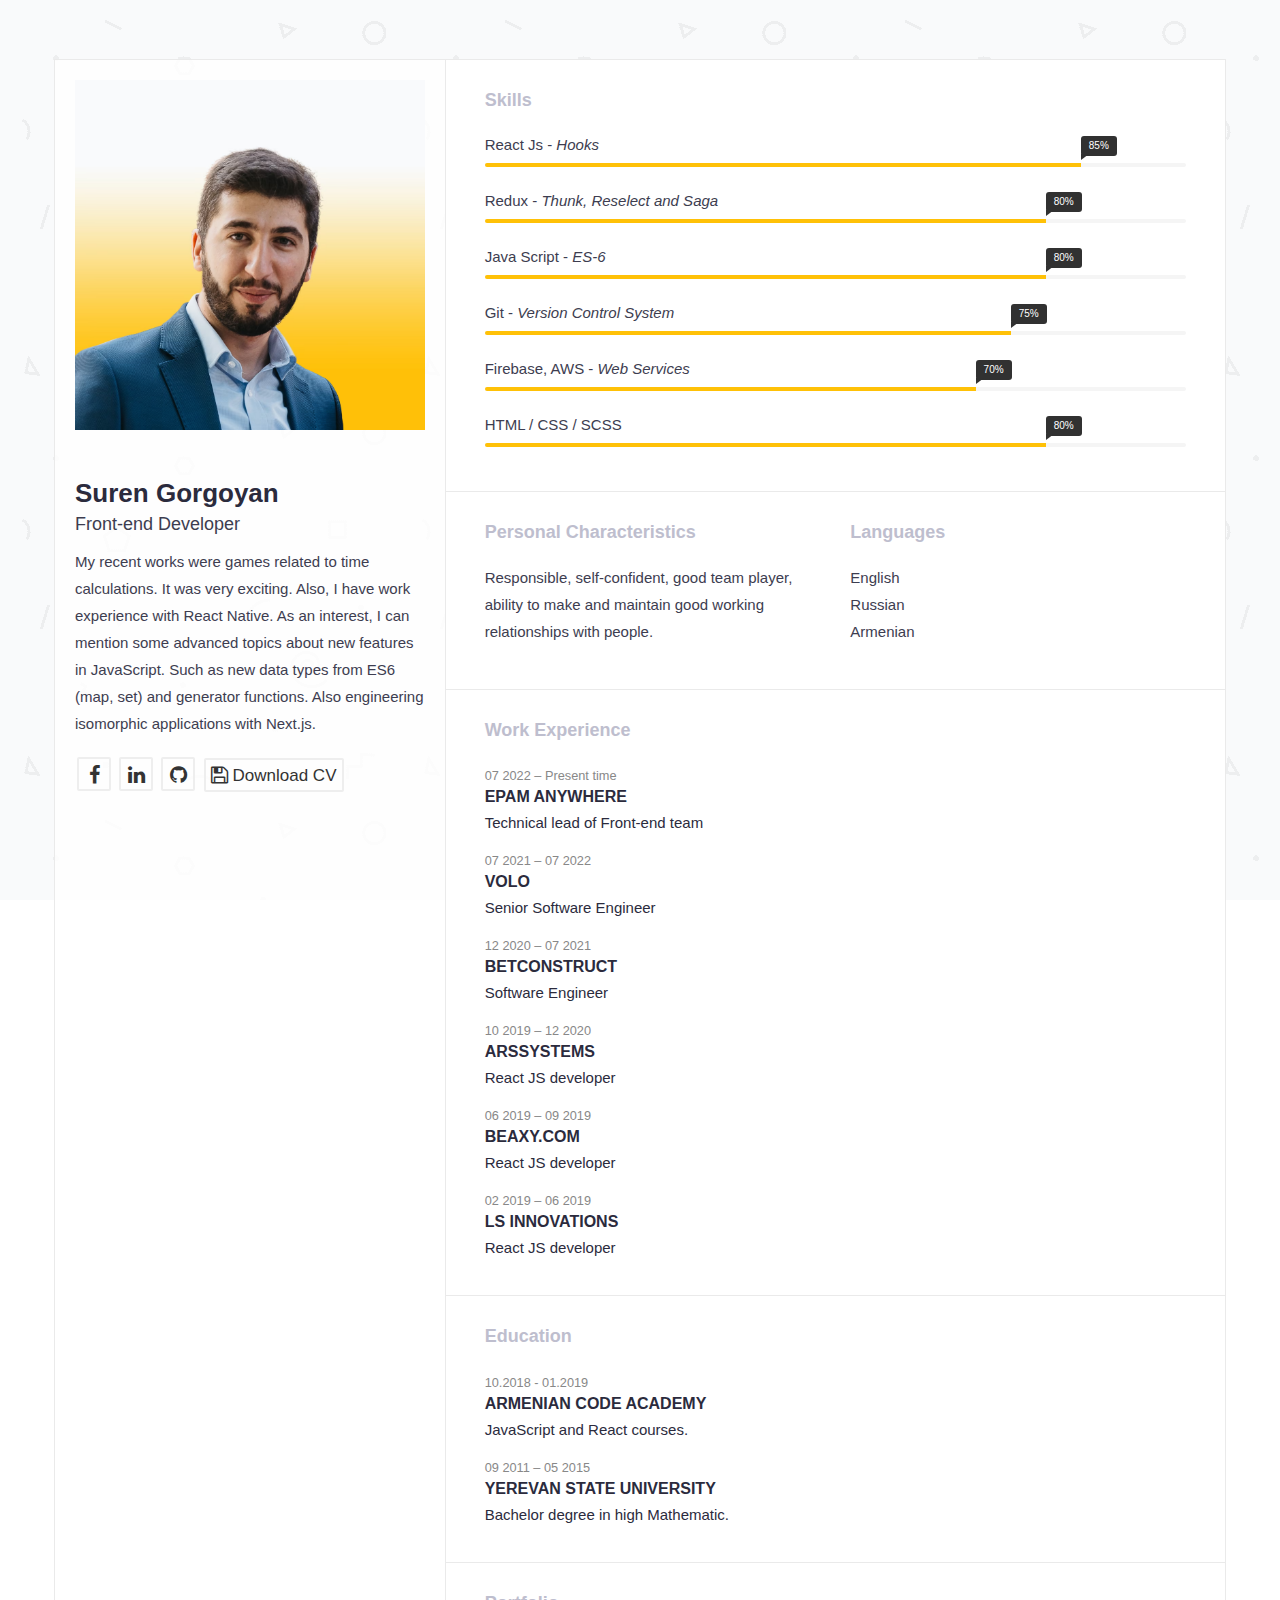
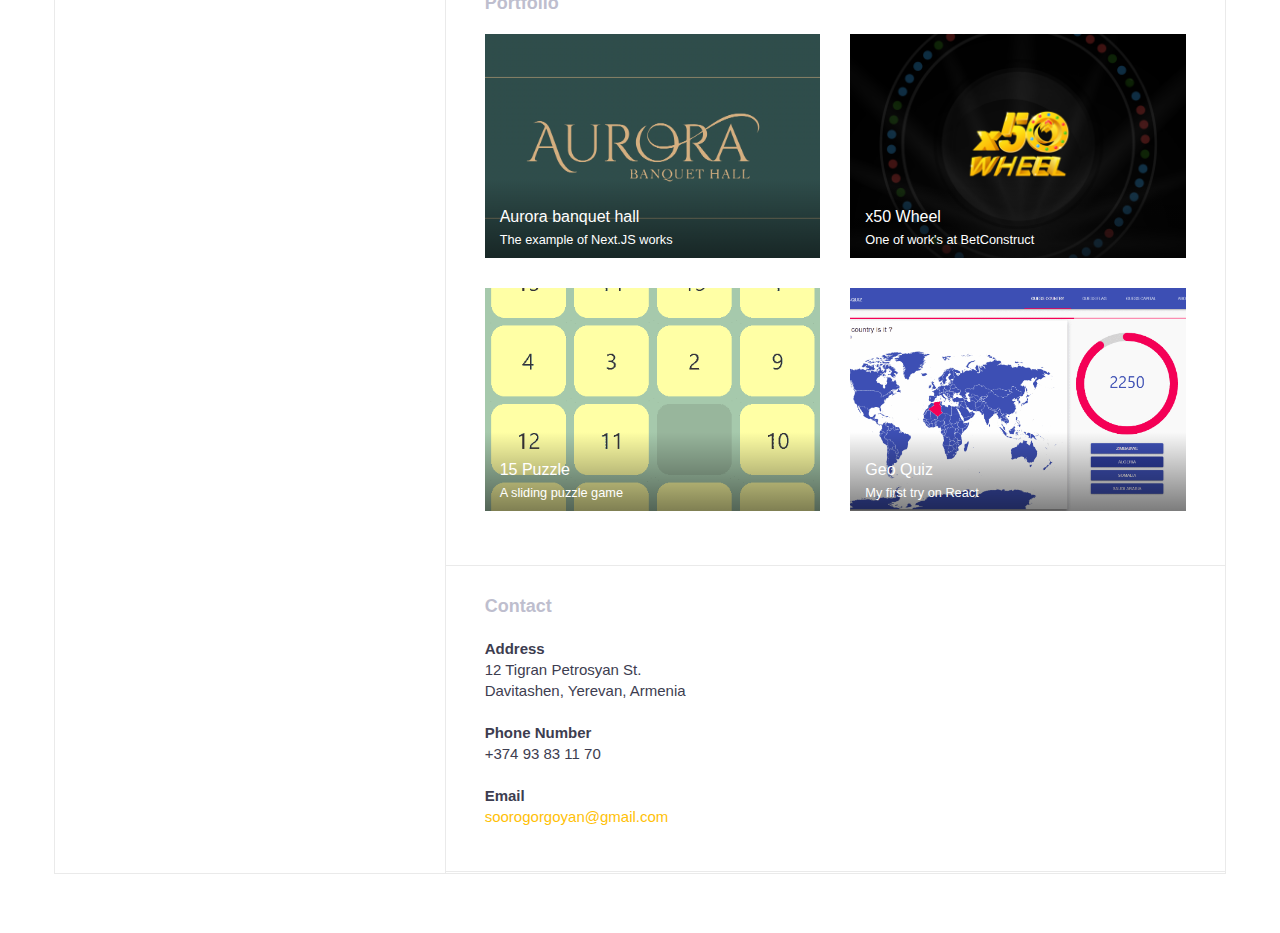
<file: index.html>
<!DOCTYPE html>
<html lang="en">

<head>
    <meta charset="utf-8">
    <meta http-equiv="X-UA-Compatible" content="IE=edge">
    <meta name="viewport" content="width=device-width, initial-scale=1">
    <!-- The above 3 meta tags *must* come first in the head; any other head content must come *after* these tags -->
    <title>Suren Gorgoyan - Online CV</title>
    <!-- Primary Meta Tags -->
    <title>Suren Gorgoyan - Online CV</title>
    <meta name="title" content="Suren Gorgoyan - Online CV">
    <meta name="description" content="Front-End, experienced React developer ">

    <!-- Open Graph / Facebook -->
    <meta property="og:type" content="website">
    <meta property="og:url" content="https://sooro1024.github.io/">
    <meta property="og:title" content="Suren Gorgoyan - Online CV">
    <meta property="og:description" content="Front-End, experienced React developer ">
    <meta property="og:image" content="https://sooro1024.github.io/img/img-profile.jpeg">

    <!-- Twitter -->
    <meta property="twitter:card" content="summary_large_image">
    <meta property="twitter:url" content="https://sooro1024.github.io/">
    <meta property="twitter:title" content="Suren Gorgoyan - Online CV">
    <meta property="twitter:description" content="Front-End, experienced React developer ">
    <meta property="twitter:image" content="https://sooro1024.github.io/img/img-profile.jpeg">
    <meta http-equiv="X-UA-Compatible" content="IE=edge">
    <!-- favicon -->
    <link href="favicon.png" rel=icon>

    <!-- web-fonts -->
    <!-- <link href="https://fonts.googleapis.com/css?family=Hind:300,400,500,600,700" rel="stylesheet"> -->

    <!-- font-awesome -->
    <link prefetch href="css/font-awesome.min.css" rel="stylesheet">

    <!-- Bootstrap -->
    <link prefetch href="css/bootstrap.min.css" rel="stylesheet">

    <!-- Style CSS -->
    <link prefetch href="css/style.css" rel="stylesheet">

    <!-- HTML5 shim and Respond.js for IE8 support of HTML5 elements and media queries -->
    <!-- WARNING: Respond.js doesn't work if you view the page via file:// -->
    <!--[if lt IE 9]>
    <script src="https://oss.maxcdn.com/html5shiv/3.7.2/html5shiv.min.js"></script>
    <script src="https://oss.maxcdn.com/respond/1.4.2/respond.min.js"></script>
    <![endif]-->
    <!-- Google tag (gtag.js) -->
    <script async src="https://www.googletagmanager.com/gtag/js?id=G-5ZGZZ406XH"></script>
    <script>
        window.dataLayer = window.dataLayer || [];
        function gtag() { dataLayer.push(arguments); }
        gtag('js', new Date());

        gtag('config', 'G-5ZGZZ406XH');
    </script>
</head>

<body id="page-top" data-spy="scroll" data-target=".navbar">
    <div id="main-wrapper">

        <div id="preloader">
            <div id="status">
                <div class="status-mes"></div>
            </div>
        </div>

        <div class="columns-block container">
            <div class="left-col-block blocks">
                <header class="header theiaStickySidebar">
                    <div class="profile-img">
                        <picture>
                            <source srcset="img/img-profile.avif" type="image/avif" />
                            <source srcset="img/img-profile.webp" type="image/webp" />
                            <img src="img/img-profile.jpeg" class="img-responsive" alt="CV photo" />
                        </picture>
                    </div>
                    <div class="content">
                        <h1>Suren Gorgoyan</h1>
                        <span class="lead">Front-end Developer</span>
                        <div class="about-text">
                            <p>
                                My recent works were games related to time calculations. It was very exciting. Also, I
                                have work experience with React
                                Native. As an interest, I can mention some advanced topics about new features in
                                JavaScript. Such as new data types from
                                ES6 (map, set) and generator functions. Also engineering isomorphic applications with
                                Next.js.
                            </p>
                        </div>
                        <ul class="social-icon">
                            <li id="facebook"><a href="https://www.facebook.com/sooro.gorgoyan" target="_blank"><i
                                        class="fa fa-facebook" aria-hidden="true"></i></a></li>
                            <li id="linkedin"><a href="https://www.linkedin.com/in/suren-gorgoyan" target="_blank"><i
                                        class="fa fa-linkedin" aria-hidden="true"></i></a></li>
                            <li id="github"><a href="https://github.com/Sooro1024" target="_blank"><i
                                        class="fa fa-github" aria-hidden="true"></i></a></li>
                            <li class="cv-block"><a href="./pdf/Suren_Gorgoyan_CV.pdf" download="Suren Gorgoyan CV"><i
                                        class="fa fa-save"></i>
                                    <small>Download CV</small>
                                </a></li>
                        </ul>
                    </div>
                </header>
            </div>
            <div class="right-col-block blocks">
                <div class="theiaStickySidebar">
                    <section class="section-wrapper skills-wrapper">
                        <div class="container-fluid">
                            <div class="row">
                                <div class="col-md-12">
                                    <div class="section-title">
                                        <h2>Skills</h2>
                                    </div>
                                </div>
                            </div>
                            <div class="row">
                                <div class="col-md-12">
                                    <div class="progress-wrapper">

                                        <div class="progress-item">
                                            <span class="progress-title">React Js - <i>Hooks</i></span>

                                            <div class="progress">
                                                <div class="progress-bar" role="progressbar" aria-valuenow="85"
                                                    aria-valuemin="0" aria-valuemax="100" style="width: 85%"><span
                                                        class="progress-percent">
                                                        85%</span>
                                                </div>
                                            </div>
                                        </div>
                                        <div class="progress-item">
                                            <span class="progress-title">Redux - <i>Thunk, Reselect and Saga
                                                </i></span>
                                            <div class="progress">
                                                <div class="progress-bar" role="progressbar" aria-valuenow="80"
                                                    aria-valuemin="0" aria-valuemax="100" style="width: 80%"><span
                                                        class="progress-percent">
                                                        80%</span>
                                                </div>
                                            </div>
                                        </div>
                                        <div class="progress-item">
                                            <span class="progress-title">Java Script - <i>ES-6</i></span>

                                            <div class="progress">
                                                <div class="progress-bar" role="progressbar" aria-valuenow="80"
                                                    aria-valuemin="0" aria-valuemax="100" style="width: 80%"><span
                                                        class="progress-percent">
                                                        80%</span>
                                                </div>
                                            </div>
                                        </div>
                                        <div class="progress-item">
                                            <span class="progress-title">Git - <i>Version Control
                                                    System</i></span>

                                            <div class="progress">
                                                <div class="progress-bar" role="progressbar" aria-valuenow="75"
                                                    aria-valuemin="0" aria-valuemax="100" style="width: 75%;"><span
                                                        class="progress-percent">
                                                        75%</span>
                                                </div>
                                            </div>
                                        </div>
                                        <div class="progress-item">
                                            <span class="progress-title">Firebase, AWS - <i>Web
                                                    Services</i></span>

                                            <div class="progress">
                                                <div class="progress-bar" role="progressbar" aria-valuenow="70"
                                                    aria-valuemin="0" aria-valuemax="100" style="width: 70%;"><span
                                                        class="progress-percent">
                                                        70%</span>
                                                </div>
                                            </div>
                                        </div>
                                        <div class="progress-item">
                                            <span class="progress-title">HTML / CSS / SCSS</span>
                                            <div class="progress">
                                                <div class="progress-bar" role="progressbar" aria-valuenow="80"
                                                    aria-valuemin="0" aria-valuemax="100" style="width: 80%;"><span
                                                        class="progress-percent">
                                                        80%</span>
                                                </div>
                                            </div>
                                        </div>
                                    </div>
                                </div>
                            </div>
                        </div>
                    </section>
                    <section class="expertise-wrapper section-wrapper gray-bg">
                        <div class="container-fluid">


                            <div class="row">
                                <div class="col-md-6">
                                    <div class="expertise-item">
                                        <div class="section-title">
                                            <h2>Personal Characteristics</h2>
                                        </div>

                                        <p>
                                            Responsible, self-confident, good team player, ability to make
                                            and maintain good working relationships with people.
                                        </p>
                                    </div>
                                </div>
                                <div class="col-md-6">
                                    <div class="expertise-item">
                                        <div class="section-title">
                                            <h2>Languages</h2>
                                        </div>

                                        <ul>
                                            <li id="english">English</li>
                                            <li id="russian">Russian</li>
                                            <li id="armenian">Armenian</li>
                                        </ul>
                                    </div>
                                </div>
                            </div>
                        </div>
                    </section>
                    <section class="section-wrapper section-experience gray-bg">
                        <div class="container-fluid">
                            <div class="row">
                                <div class="col-md-12">
                                    <div class="section-title">
                                        <h2>Work Experience</h2>
                                    </div>
                                </div>
                            </div>
                            <div class="row">
                                <div class="col-md-12">
                                    <div itemid="epam" id="epam" class="content-item">
                                        <small>
                                            07 2022 – Present time</small>
                                        <a href="https://anywhere.epam.com/ru/">
                                            <h3>EPAM Anywhere</h3>
                                        </a>
                                        <h4>Technical lead of Front-end team</h4>
                                    </div>
                                    <div itemid="volo" id="volo" class="content-item">
                                        <small>
                                            07 2021 – 07 2022</small>
                                        <a href="https://volo.global/">
                                            <h3>Volo</h3>
                                        </a>
                                        <h4>Senior Software Engineer</h4>
                                    </div>
                                    <div itemid="bet" id="bet" class="content-item">
                                        <small>
                                            12 2020 – 07 2021</small>
                                        <a href="https://www.betconstruct.com/">
                                            <h3>BetConstruct</h3>
                                        </a>
                                        <h4>Software Engineer</h4>
                                    </div>
                                    <div itemid="arssystems" id="arssystems" class="content-item">
                                        <small>
                                            10 2019 – 12 2020</small>
                                        <a href="http://arssystems.am/">
                                            <h3>Arssystems</h3>
                                        </a>
                                        <h4>React JS developer</h4>
                                    </div>
                                    <div itemid="beaxy" id="beaxy" class="content-item">
                                        <small>06 2019 – 09 2019</small>
                                        <a href="https://www.beaxy.com/">
                                            <h3>Beaxy.com</h3>
                                        </a>
                                        <h4>React JS developer</h4>
                                        <!-- <p>United Kingdom, London</p> -->
                                    </div>
                                    <div itemid="ls" id="ls" class="content-item">
                                        <small>02 2019 – 06 2019</small>
                                        <h3>LS Innovations</h3>
                                        <h4>React JS developer</h4>
                                        <!-- <p>United Kingdom, London</p> -->
                                    </div>
                                </div>
                            </div>
                        </div>
                    </section>
                    <section class="section-wrapper section-education">
                        <div class="container-fluid">
                            <div class="row">
                                <div class="col-md-12">
                                    <div class="section-title">
                                        <h2>Education</h2>
                                    </div>
                                </div>
                            </div>
                            <div class="row">
                                <div class="col-md-12">
                                    <div class="content-item">
                                        <small>10.2018 - 01.2019</small>
                                        <h3>Armenian Code Academy</h3>
                                        <h4>JavaScript and React courses.</h4>
                                    </div>
                                    <div class="content-item">
                                        <small>09 2011 – 05 2015</small>
                                        <h3>Yerevan State University</h3>
                                        <h4>Bachelor degree in high Mathematic.</h4>
                                    </div>
                                </div>
                            </div>
                        </div>
                    </section>
                    <section class="section-wrapper portfolio-section">
                        <div class="container-fluid">
                            <div class="row">
                                <div class="col-md-12">
                                    <div class="section-title">
                                        <h2>Portfolio</h2>
                                    </div>
                                </div>
                            </div>
                            <div class="row">
                                <div class="col-md-6">
                                    <a class="portfolio-item" target="_blank" href="https://aurorabanquethall.com/">
                                        <div class="portfolio-thumb snake protfolio-image-preview">
                                            <!-- <img src="img/portfolio-1.png" alt=""> -->
                                        </div>
                                        <div class="portfolio-info">
                                            <h3>Aurora banquet hall</h3>
                                            <small>The example of Next.JS works</small>
                                        </div>
                                    </a>
                                </div>
                                <div class="col-md-6">
                                    <a class="portfolio-item" target="_blank"
                                        href="https://pg.vbet.am/colorwheel/?partnerId=1&currency=AMD&culture=hy&mode=fun&isCashdesk=&gameId=141414&exitUrl=https%3A%2F%2Fgames.vbet.am%2Fgotohome%3Fid%3Dwww.vbet.am%2F&currencySymbol=%d6%8f">
                                        <div class="portfolio-thumb drug-drop protfolio-image-preview">
                                            <!-- <img src="img/portfolio-3.jpg" alt=""> -->
                                        </div>
                                        <div class="portfolio-info">
                                            <h3>x50 Wheel</h3>
                                            <small>One of work's at BetConstruct</small>
                                        </div>
                                    </a>
                                </div>
                                <div class="col-md-6">
                                    <a class="portfolio-item" target="_blank"
                                        href="https://sooro1024.github.io/games/#/puzzle-15">
                                        <div class="portfolio-thumb puzzle protfolio-image-preview">
                                            <!-- <img src="img/portfolio-2.jpg" alt=""> -->
                                        </div>
                                        <div class="portfolio-info">
                                            <h3>15 Puzzle</h3>
                                            <small>A sliding puzzle game</small>
                                        </div>
                                    </a>
                                </div>
                                <div class="col-md-6">
                                    <a class="portfolio-item" target="_blank"
                                        href="https://codesandbox.io/embed/github/Sooro1024/NewGeoQuiz/tree/master/?autoresize=1&fontsize=14&hidenavigation=1&theme=dark&view=preview">
                                        <div class="portfolio-thumb geo-quiz  protfolio-image-preview">
                                            <!-- <img src="img/portfolio-4.jpg" alt=""> -->
                                        </div>
                                        <div class="portfolio-info">
                                            <h3>Geo Quiz</h3>
                                            <small>My first try on React</small>
                                        </div>
                                    </a>
                                </div>
                            </div>
                        </div>
                    </section>
                    <section>
                        <div class="section-contact section-wrapper gray-bg">
                            <div class="container-fluid">
                                <div class="row">
                                    <div class="col-md-12">
                                        <div class="section-title">
                                            <h2>Contact</h2>
                                        </div>
                                    </div>
                                </div>
                                <div class="row">
                                    <div class="col-md-12">
                                        <address>
                                            <strong>Address</strong><br>
                                            12 Tigran Petrosyan St.<br>
                                            Davitashen, Yerevan, Armenia
                                        </address>
                                        <address>
                                            <strong>Phone Number</strong><br>
                                            +374 93 83 11 70
                                        </address>
                                        <address>
                                            <strong>Email</strong><br>
                                            <a href="mailto:soorogorgoyan@gmail.com">soorogorgoyan@gmail.com</a>
                                        </address>
                                    </div>
                                </div>
                            </div>
                        </div>
                    </section>
                </div>
            </div>
        </div>
    </div>
    <!-- jquery -->
    <script src="js/jquery-2.1.4.min.js"></script>
    <!-- Bootstrap -->
    <script src="js/bootstrap.min.js"></script>
    <script src="js/theia-sticky-sidebar.js"></script>
    <script src="js/scripts.js"></script>
    <!-- Yandex.Metrika counter -->
    <script type="text/javascript">
        (function (m, e, t, r, i, k, a) {
            m[i] = m[i] || function () { (m[i].a = m[i].a || []).push(arguments) };
            m[i].l = 1 * new Date(); k = e.createElement(t), a = e.getElementsByTagName(t)[0], k.async = 1, k.src = r, a.parentNode.insertBefore(k, a)
        })
            (window, document, "script", "https://mc.yandex.ru/metrika/tag.js", "ym");

        ym(57199354, "init", {
            clickmap: true,
            trackLinks: true,
            accurateTrackBounce: true,
            webvisor: true
        });
    </script>
    <noscript>
        <div><img src="https://mc.yandex.ru/watch/57199354" style="position:absolute; left:-9999px;" alt="" /></div>
    </noscript>
    <!-- /Yandex.Metrika counter -->

</body>

</html>
</file>
<file: css/style.css>
/*
Template Name: Resumex
Description: HTML5 / CSS3 One Page
Version: 1.0
Author: themehippo.com
*/

/*------------------------------------------------------------------
# [Color codes]

# Body  (text): #3a4750
# Heading Color #444444
# Theme Color (link color) #82b541
# Mid grey (sub header) #f4f4f4
# -------------------------------------------------------------------*/

body {
  font-family: "Hind", sans-serif;
  font-size: 15px;
  line-height: 1.8em;
  color: #3d3d50;
  font-weight: 300;
  background: url("../img/pattern-bg.png") fixed;
}

/* --------------------------------------
 * Global Typography
 *------------------------------------------*/

h1,
h2,
h3,
h4,
h5,
h6 {
  margin: 0 0 15px;
  color: #2b2b3d;
}

h1 {
  font-size: 26px;
  line-height: 1.8em;
  font-weight: 700;
}

h2 {
  font-size: 18px;
  line-height: 1.8em;
  font-weight: 700;
}

h3 {
  font-size: 16px;
  line-height: 1.8em;
  font-weight: 500;
}

h4 {
  font-size: 15px;
  line-height: 1.8em;
  font-weight: 500;
}

h5 {
  font-size: 15px;
  line-height: 1.5em;
  font-weight: 500;
}

h6 {
  font-size: 15px;
  line-height: 1.5em;
}

/* --------------------------------------
 * LINK STYLE
 *------------------------------------------*/
a {
  color: #ffc107;
  text-decoration: none;
  -webkit-transition: all 0.3s ease 0s;
  -moz-transition: all 0.3s ease 0s;
  -o-transition: all 0.3s ease 0s;
  transition: all 0.3s ease 0s;
}

a,
a:active,
a:focus,
a:active {
  text-decoration: none;
  outline: none;
}

a:hover,
a:focus {
  text-decoration: none;
  color: #ff9800;
}

p {
  margin-bottom: 20px;
}

ul {
  margin: 0;
  padding: 0;
  list-style: none;
}

/*------------------
 * Button Style
 *------------------*/
.btn {
  padding: 14px 30px 11px;
  margin-bottom: 0;
  font-size: 14px;
  font-weight: 500;
  border-radius: 0;
  border: 0;
  text-transform: uppercase;
}

.btn-lg {
  font-weight: 700;
  font-size: 24px;
  padding: 15px 30px;
}

/*btn-primary*/
.btn-primary {
  background-color: #ffc107;
}

.btn-primary:hover,
.btn-primary:focus,
.btn-primary:active:focus {
  background: #ff9800;
}

/*btn-default*/
.btn-default {
  color: #2a54f5;
  background-color: transparent;
  border: 2px solid #2a54f5;
}

.btn-default:hover,
.btn-default:focus,
.btn-default:active:focus {
  background: #2a54f5;
  color: #ffffff;
  border-color: #2a54f5;
}

button:focus,
.btn:focus,
.btn:active:focus {
  outline: none;
}

/* --------------------
 * Column Block
 * -------------------*/

.columns-block {
  display: -webkit-flex;
  display: flex;
  -webkit-flex-direction: row;
  flex-direction: row;
  margin: 60px auto;
  padding: 0;
  box-shadow: 0 0 0 1px #eaeaea;
}

.blocks {
  box-sizing: border-box;
}

.left-col-block {
  overflow: hidden;
  -webkit-flex: 1 0 0;
  flex: 1 0 0;
  position: relative;
  background: rgba(255, 255, 255, 0.8);
  border-right: 1px solid #eaeaea;
}

.right-col-block {
  -webkit-flex: 2 0 0;
  flex: 2 0 0;
  position: relative;
  background: #ffffff;
}

@media (max-width: 768px) {
  .columns-block {
    display: block;
    margin: 0;
    box-shadow: none;
  }

  .left-col-block {
    width: 100%;
    position: relative;
    border: 0;
  }

  .right-col-block {
    width: 100%;
    position: relative;
    box-shadow: none;
  }
}

@media (min-width: 769px) and (max-width: 1024px) {
  .columns-block {
    margin-top: 30px;
    margin-bottom: 30px;
  }
}

/* --------------------
 * Section Background
 * -------------------*/

.gray-bg {
  background-color: #ffffff;
}

/* --------------------
 *  main Wrapper
 * -------------------*/
#main-wrapper {
  overflow: hidden;
}

/*-------------------
 * Section Wrapper
 *-------------------*/
.section-wrapper {
  /* padding: 50px; */
  padding: 24px;
  border-bottom: 1px solid #eaeaea;
}

@media (max-width: 480px) {
  .section-wrapper {
    /* padding: 30px 20px; */
    padding: 16px 8px;
  }
}

/*---------------------------
* Section Title
*---------------------------*/
.section-title {
  margin-bottom: 15px;
}

.section-title h2 {
  margin-bottom: 5px;
  color: #bebece;
}

/*-----------------------------
 * NAVIGATION & HEADER STYLE
 *-----------------------------*/

.header {
  padding: 20px !important;
  margin: 0;
  position: relative;
}

.header .profile-img {
  margin-bottom: 50px;
}

/* .header .content-wrapper {
} */

.header .content {
  width: 100%;
  margin: 0 auto;
}

.header .content h1 {
  line-height: 1;
  margin: 0 0 5px;
}

.header .content .lead {
  font-size: 18px;
}

.header .content .about-text {
  margin: 10px 0;
}

.header .btn {
  margin-top: 40px;
}

@media (max-width: 768px) {
  .header {
    padding: 0;
    text-align: center;
    border-bottom: 1px solid #ededed;
  }

  .header img {
    margin: 0 auto;
  }

  .header .content {
    padding: 50px;
  }
}

/* Header Sticky */

.sticky {
  position: -webkit-sticky;
  position: sticky;
  top: 0;
}

/*-------------------
 * Social Icon
 *-------------------*/

.social-icon {
  margin: 20px 0;
  padding: 0;
  display: block;
}

.social-icon li {
  display: inline-block;
  margin: 0 2px;
}

.social-icon li a {
  display: block;
  font-size: 20px;
  color: #333333;
  width: 34px;
  height: 34px;
  line-height: 33px;
  text-align: center;
  border-radius: 2px;
  border: 2px solid #eeeeee;
}

.social-icon li a:hover {
  border-color: #cccccc;
}

/*-------------------
 * Expertise
 *-------------------*/
.expertise-item {
  margin-bottom: 20px;
}

.expertise-item h3 {
  margin-bottom: 5px;
  font-weight: 700;
}

/*-------------------
 * Skills Progressbar
 *-------------------*/

.progress-item {
  position: relative;
}

.progress-item .progress-title {
  font-size: 15px;
  font-weight: 400;
  display: inline-block;
  margin-bottom: 5px;
}

.progress-item .progress {
  height: 4px;
  box-shadow: none;
  border-radius: 5px;
}

.progress-item .progress-bar {
  background-color: #ffc107;
  box-shadow: none;
  text-align: right;
}

.progress-item .progress-percent {
  font-size: 10px;
  background-color: #313131;
  position: absolute;
  top: 5px;
  padding: 0 8px;
  border-radius: 3px;
}

.progress-item .progress-percent::before {
  content: "";
  position: absolute;
  left: 0;
  bottom: -4px;
  border-top: 6px solid #313131;
  border-right: 8px solid transparent;
}

/*-------------------
 * Portfolio
 *-------------------*/

.portfolio-item {
  position: relative;
  display: block;
  margin-bottom: 30px;
}

.portfolio-item .portfolio-thumb img {
  height: auto;
  display: block;
  max-width: 100%;
}

.portfolio-item .portfolio-info {
  position: absolute;
  bottom: 0;
  padding: 30px 15px 5px;
  width: 100%;
  background: -webkit-linear-gradient(
    top,
    transparent 0%,
    rgba(0, 0, 0, 0.5) 100%
  );
}

.portfolio-item .portfolio-info h3 {
  margin: 0;
  line-height: 1;
  color: #ffffff;
}

.portfolio-item .portfolio-info small {
  color: #ffffff;
}

.portfolio-item:hover .portfolio-info {
  background: -webkit-linear-gradient(top, transparent 0%, #000 100%);
}

/*-------------------
 * Content Item
 *-------------------*/

.content-item {
  margin-bottom: 16px;
}

.content-item h3 {
  margin: 0 0 10px;
  line-height: 1;
  font-weight: bold;
  text-transform: uppercase;
}

.content-item h4 {
  margin: 0;
  line-height: 1;
}

.content-item small {
  color: #888888;
}

/*-------------------
 * Contact
 *-------------------*/

.feedback-form {
  margin-top: 50px;
}

/*-------------------
 * Form Style
 *-------------------*/
.form-control {
  height: 50px;
  padding: 0 20px;
  font-size: 13px;
  line-height: 50px;
  color: #969595;
  border: 1px solid #cccccc;
  border-radius: 0;
  box-shadow: none;
  box-sizing: border-box;
}

.form-control:focus,
.form-control:active {
  box-shadow: none;
}

/* --------------------------------------------
 *   Footer
 *---------------------------------------------- */

/* Copyright */

.footer {
  padding: 30px 50px;
}

.footer .copyright-section {
  font-size: 13px;
  color: #888888;
}

.footer .copyright-section .copytext {
  font-weight: 400;
  display: block;
}

@media (max-width: 480px) {
  .footer {
    padding: 10px 20px;
  }
}

/* ---------------------------------------------- /*
 * Preloader
/* ---------------------------------------------- */
#preloader {
  background: rgba(255, 255, 255, 0.8);
  bottom: 0;
  left: 0;
  position: fixed;
  right: 0;
  top: 0;
  z-index: 9999;
}

#status,
.status-mes {
  background-image: url(../img/preloader.svg);
  background-position: center;
  background-repeat: no-repeat;
  height: 200px;
  left: 50%;
  margin: -100px 0 0 -100px;
  position: absolute;
  top: 50%;
  width: 200px;
}

.status-mes {
  background: none;
  left: 0;
  margin: 0;
  text-align: center;
  top: 65%;
}

.protfolio-image-preview {
  min-width: 100%;
  background-repeat: no-repeat;
  background-position: center;
  background-size: cover;
  padding: 33.3%;
}

.snake {
  background-image: url("../img/portfolio-1.png");
}

.drug-drop {
  background-image: url("../img/portfolio-3.png");
}

.geo-quiz {
  background-image: url("../img/portfolio-4.png");
}

.puzzle {
  background-image: url("../img/portfolio-2.png");
}

ul.social-icon > li.cv-block {
  display: inline-flex;
  justify-content: center;
  align-items: center;
  flex-direction: row;
}

ul.social-icon > li.cv-block > a {
  display: flex;
  align-items: center;
  justify-content: center;
  flex-direction: row;
  width: 140px;
}

ul.social-icon > li.cv-block > a > i {
  margin-right: 5px;
}

ul.social-icon > li.cv-block > a > small {
  padding-top: 2px;
}
</file>
